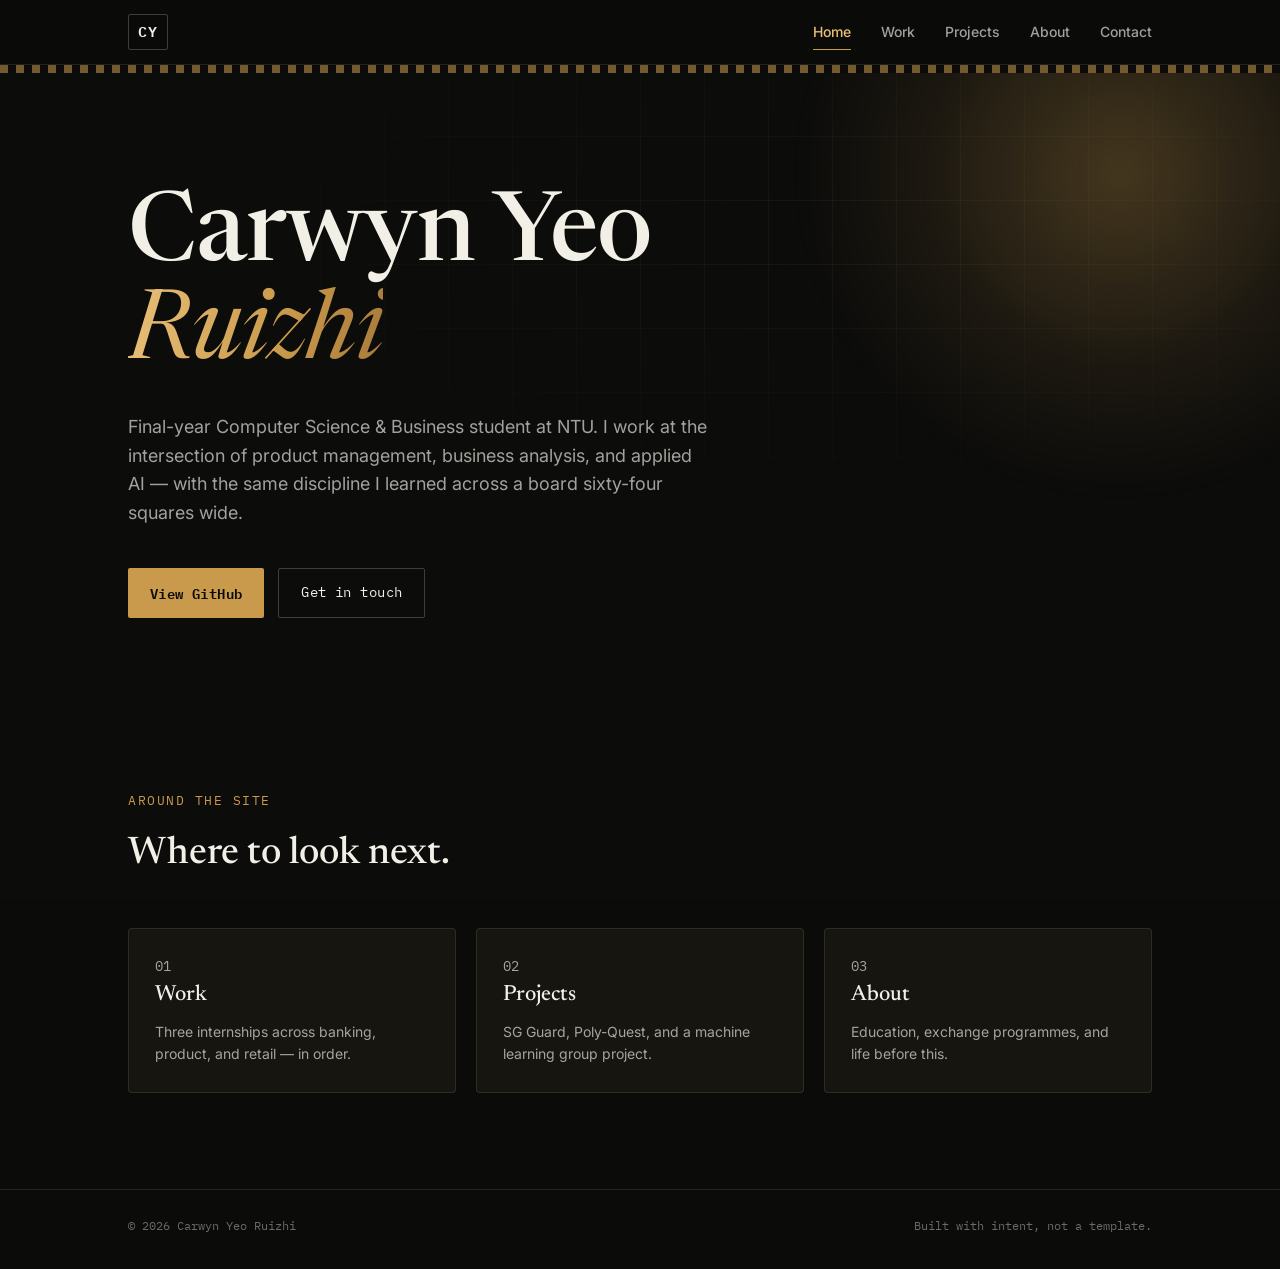
<file: index.html>
<!DOCTYPE html>
<html lang="en">
<head>
<meta charset="UTF-8">
<meta name="viewport" content="width=device-width, initial-scale=1.0">
<title>Carwyn Yeo — Product &amp; Business Analysis</title>
<meta name="description" content="Carwyn Yeo Ruizhi — final-year Computer Science &amp; Business student at NTU. Product management, business analysis, and applied AI projects.">
<link rel="preconnect" href="https://fonts.googleapis.com">
<link rel="preconnect" href="https://fonts.gstatic.com" crossorigin>
<link href="https://fonts.googleapis.com/css2?family=Newsreader:ital,opsz,wght@0,6..72,400;0,6..72,500;0,6..72,600;1,6..72,400;1,6..72,500&family=IBM+Plex+Mono:wght@400;500;600&family=Inter:wght@400;500;600&display=swap" rel="stylesheet">
<link rel="stylesheet" href="styles.css">
</head>
<body>

<header class="site-header">
  <div class="wrap header-inner">
    <a href="index.html" class="wordmark">CY</a>
    <nav class="site-nav" aria-label="Primary">
      <a href="index.html" class="active">Home</a>
      <a href="work.html">Work</a>
      <a href="projects.html">Projects</a>
      <a href="about.html">About</a>
      <a href="contact.html">Contact</a>
    </nav>
  </div>
</header>
<div class="board-seam" aria-hidden="true"></div>

<main>

  <section class="hero">
    <div class="hero-glow" aria-hidden="true"></div>
    <div class="hero-grid" aria-hidden="true"></div>
    <div class="wrap hero-inner">
      <h1 class="hero-title">Carwyn Yeo<br><span class="italic">Ruizhi</span></h1>
      <p class="hero-sub">Final-year Computer Science &amp; Business student at NTU. I work at the
        intersection of product management, business analysis, and applied AI —
        with the same discipline I learned across a board sixty-four squares wide.</p>
      <div class="hero-cta">
        <a class="btn btn-primary" href="https://github.com/carwynyeo" target="_blank" rel="noopener">View GitHub</a>
        <a class="btn btn-ghost" href="contact.html">Get in touch</a>
      </div>
    </div>
  </section>

  <section class="section">
    <div class="wrap">
      <p class="eyebrow">Around the site</p>
      <h2 class="section-title">Where to look next.</h2>
      <div class="teaser-grid">
        <a class="teaser-card" href="work.html">
          <p class="teaser-number">01</p>
          <h3>Work</h3>
          <p>Three internships across banking, product, and retail — in order.</p>
        </a>
        <a class="teaser-card" href="projects.html">
          <p class="teaser-number">02</p>
          <h3>Projects</h3>
          <p>SG Guard, Poly-Quest, and a machine learning group project.</p>
        </a>
        <a class="teaser-card" href="about.html">
          <p class="teaser-number">03</p>
          <h3>About</h3>
          <p>Education, exchange programmes, and life before this.</p>
        </a>
      </div>
    </div>
  </section>

</main>

<footer class="site-footer">
  <div class="wrap footer-inner">
    <span>© 2026 Carwyn Yeo Ruizhi</span>
    <span class="footer-note">Built with intent, not a template.</span>
  </div>
</footer>

<script src="script.js"></script>
</body>
</html>
</file>
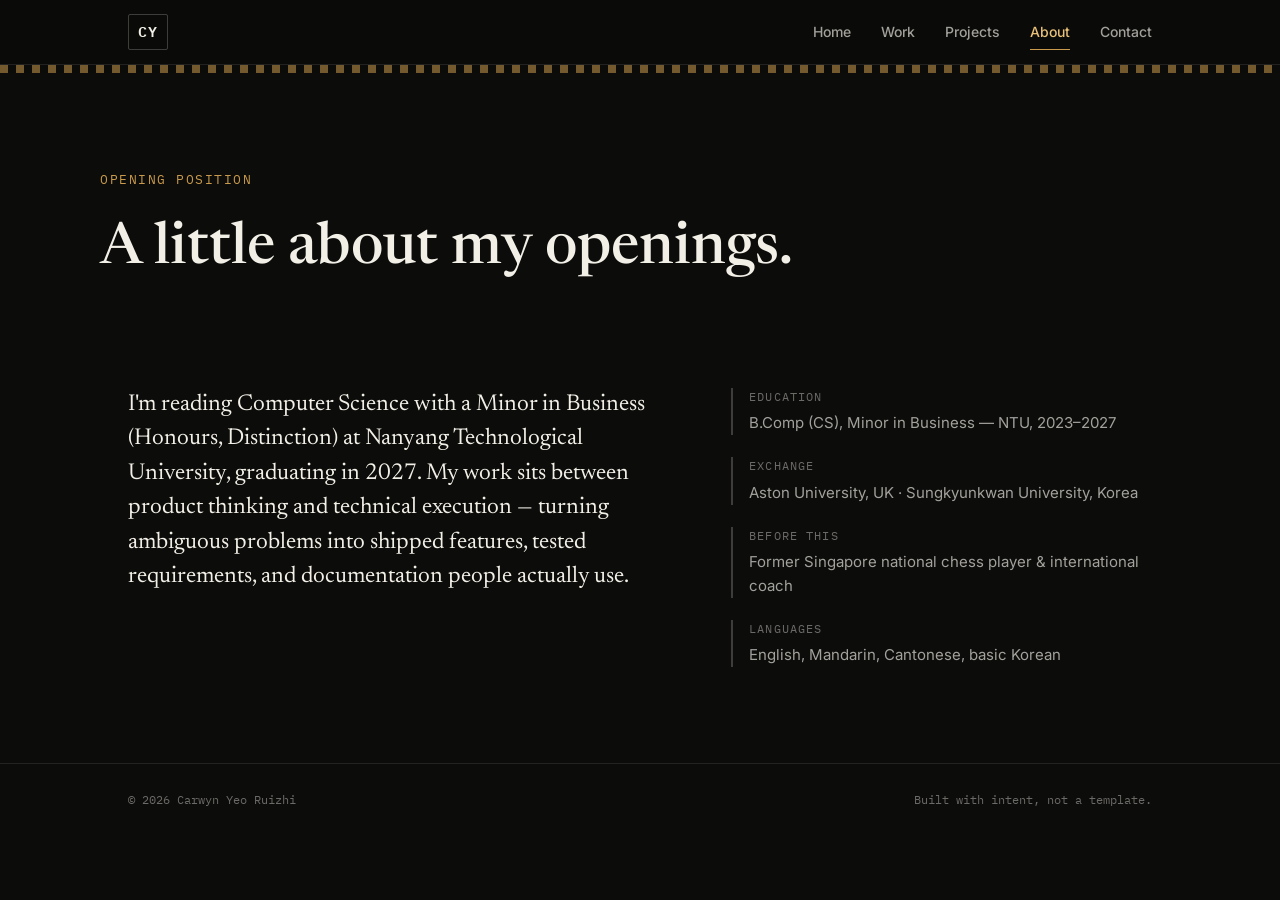
<file: about.html>
<!DOCTYPE html>
<html lang="en">
<head>
<meta charset="UTF-8">
<meta name="viewport" content="width=device-width, initial-scale=1.0">
<title>About — Carwyn Yeo</title>
<meta name="description" content="About Carwyn Yeo Ruizhi.">
<link rel="preconnect" href="https://fonts.googleapis.com">
<link rel="preconnect" href="https://fonts.gstatic.com" crossorigin>
<link href="https://fonts.googleapis.com/css2?family=Newsreader:ital,opsz,wght@0,6..72,400;0,6..72,500;0,6..72,600;1,6..72,400;1,6..72,500&family=IBM+Plex+Mono:wght@400;500;600&family=Inter:wght@400;500;600&display=swap" rel="stylesheet">
<link rel="stylesheet" href="styles.css">
</head>
<body>

<header class="site-header">
  <div class="wrap header-inner">
    <a href="index.html" class="wordmark">CY</a>
    <nav class="site-nav" aria-label="Primary">
      <a href="index.html">Home</a>
      <a href="work.html">Work</a>
      <a href="projects.html">Projects</a>
      <a href="about.html" class="active">About</a>
      <a href="contact.html">Contact</a>
    </nav>
  </div>
</header>
<div class="board-seam" aria-hidden="true"></div>

<main>
  <div class="wrap page-head">
    <p class="eyebrow">Opening position</p>
    <h1 class="page-title">A little about my openings.</h1>
  </div>

  <section class="section">
    <div class="wrap about-grid">
      <p class="about-lede">I'm reading Computer Science with a Minor in Business (Honours,
        Distinction) at Nanyang Technological University, graduating in 2027. My work sits
        between product thinking and technical execution — turning ambiguous problems into
        shipped features, tested requirements, and documentation people actually use.</p>
      <div class="about-facts">
        <div class="fact">
          <p class="fact-label">Education</p>
          <p class="fact-value">B.Comp (CS), Minor in Business — NTU, 2023–2027</p>
        </div>
        <div class="fact">
          <p class="fact-label">Exchange</p>
          <p class="fact-value">Aston University, UK · Sungkyunkwan University, Korea</p>
        </div>
        <div class="fact">
          <p class="fact-label">Before this</p>
          <p class="fact-value">Former Singapore national chess player &amp; international coach</p>
        </div>
        <div class="fact">
          <p class="fact-label">Languages</p>
          <p class="fact-value">English, Mandarin, Cantonese, basic Korean</p>
        </div>
      </div>
    </div>
  </section>
</main>

<footer class="site-footer">
  <div class="wrap footer-inner">
    <span>© 2026 Carwyn Yeo Ruizhi</span>
    <span class="footer-note">Built with intent, not a template.</span>
  </div>
</footer>

<script src="script.js"></script>
</body>
</html>
</file>
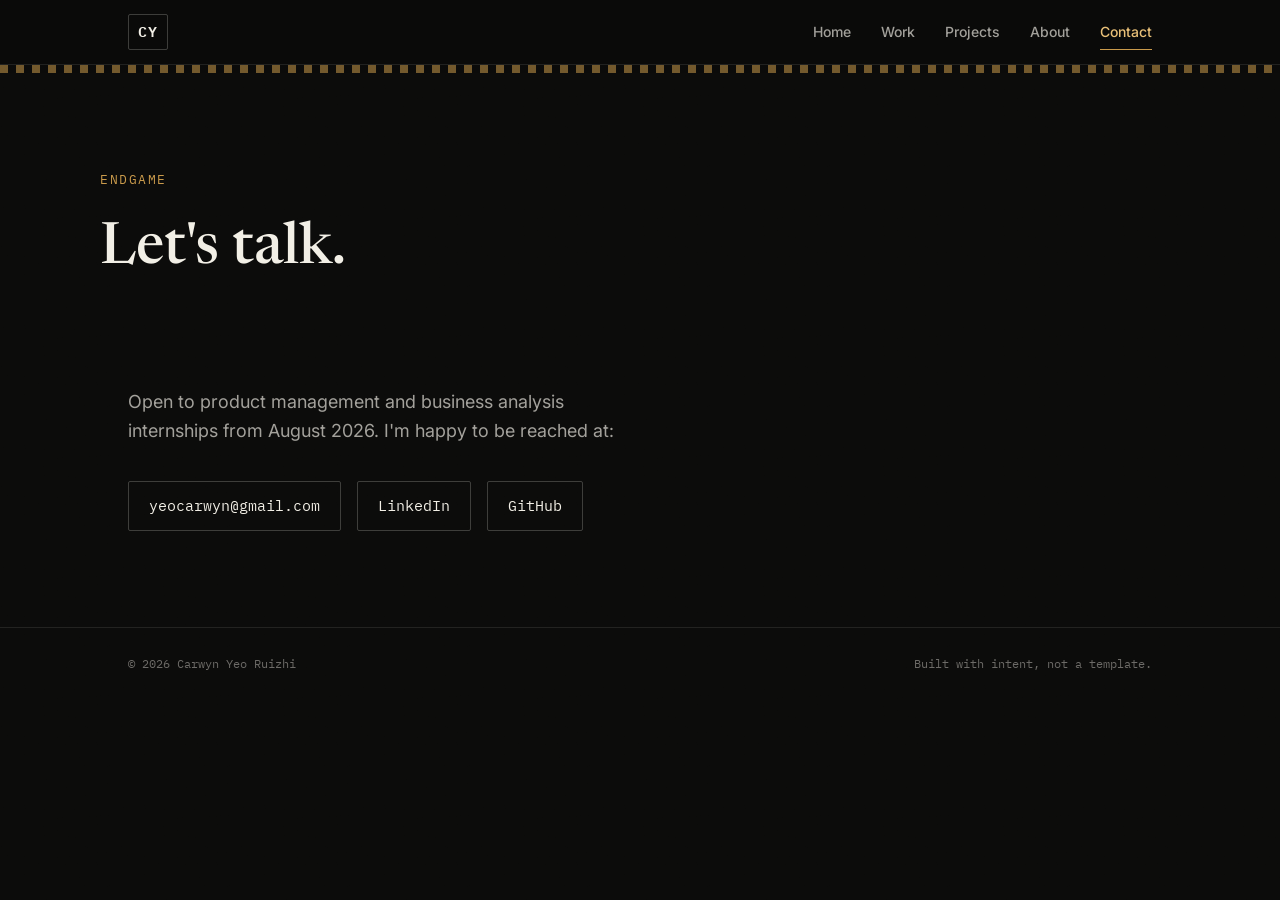
<file: contact.html>
<!DOCTYPE html>
<html lang="en">
<head>
<meta charset="UTF-8">
<meta name="viewport" content="width=device-width, initial-scale=1.0">
<title>Contact — Carwyn Yeo</title>
<meta name="description" content="Get in touch with Carwyn Yeo Ruizhi.">
<link rel="preconnect" href="https://fonts.googleapis.com">
<link rel="preconnect" href="https://fonts.gstatic.com" crossorigin>
<link href="https://fonts.googleapis.com/css2?family=Newsreader:ital,opsz,wght@0,6..72,400;0,6..72,500;0,6..72,600;1,6..72,400;1,6..72,500&family=IBM+Plex+Mono:wght@400;500;600&family=Inter:wght@400;500;600&display=swap" rel="stylesheet">
<link rel="stylesheet" href="styles.css">
</head>
<body>

<header class="site-header">
  <div class="wrap header-inner">
    <a href="index.html" class="wordmark">CY</a>
    <nav class="site-nav" aria-label="Primary">
      <a href="index.html">Home</a>
      <a href="work.html">Work</a>
      <a href="projects.html">Projects</a>
      <a href="about.html">About</a>
      <a href="contact.html" class="active">Contact</a>
    </nav>
  </div>
</header>
<div class="board-seam" aria-hidden="true"></div>

<main>
  <div class="wrap page-head">
    <p class="eyebrow">Endgame</p>
    <h1 class="page-title">Let's talk.</h1>
  </div>

  <section class="section">
    <div class="wrap">
      <p class="contact-lede">Open to product management and business analysis
        internships from August 2026. I'm happy to be reached at:</p>
      <div class="contact-links">
        <a href="mailto:yeocarwyn@gmail.com">yeocarwyn@gmail.com</a>
        <a href="https://www.linkedin.com/in/carwyn-yeo-061726234/" target="_blank" rel="noopener">LinkedIn</a>
        <a href="https://github.com/carwynyeo" target="_blank" rel="noopener">GitHub</a>
      </div>
    </div>
  </section>
</main>

<footer class="site-footer">
  <div class="wrap footer-inner">
    <span>© 2026 Carwyn Yeo Ruizhi</span>
    <span class="footer-note">Built with intent, not a template.</span>
  </div>
</footer>

<script src="script.js"></script>
</body>
</html>
</file>
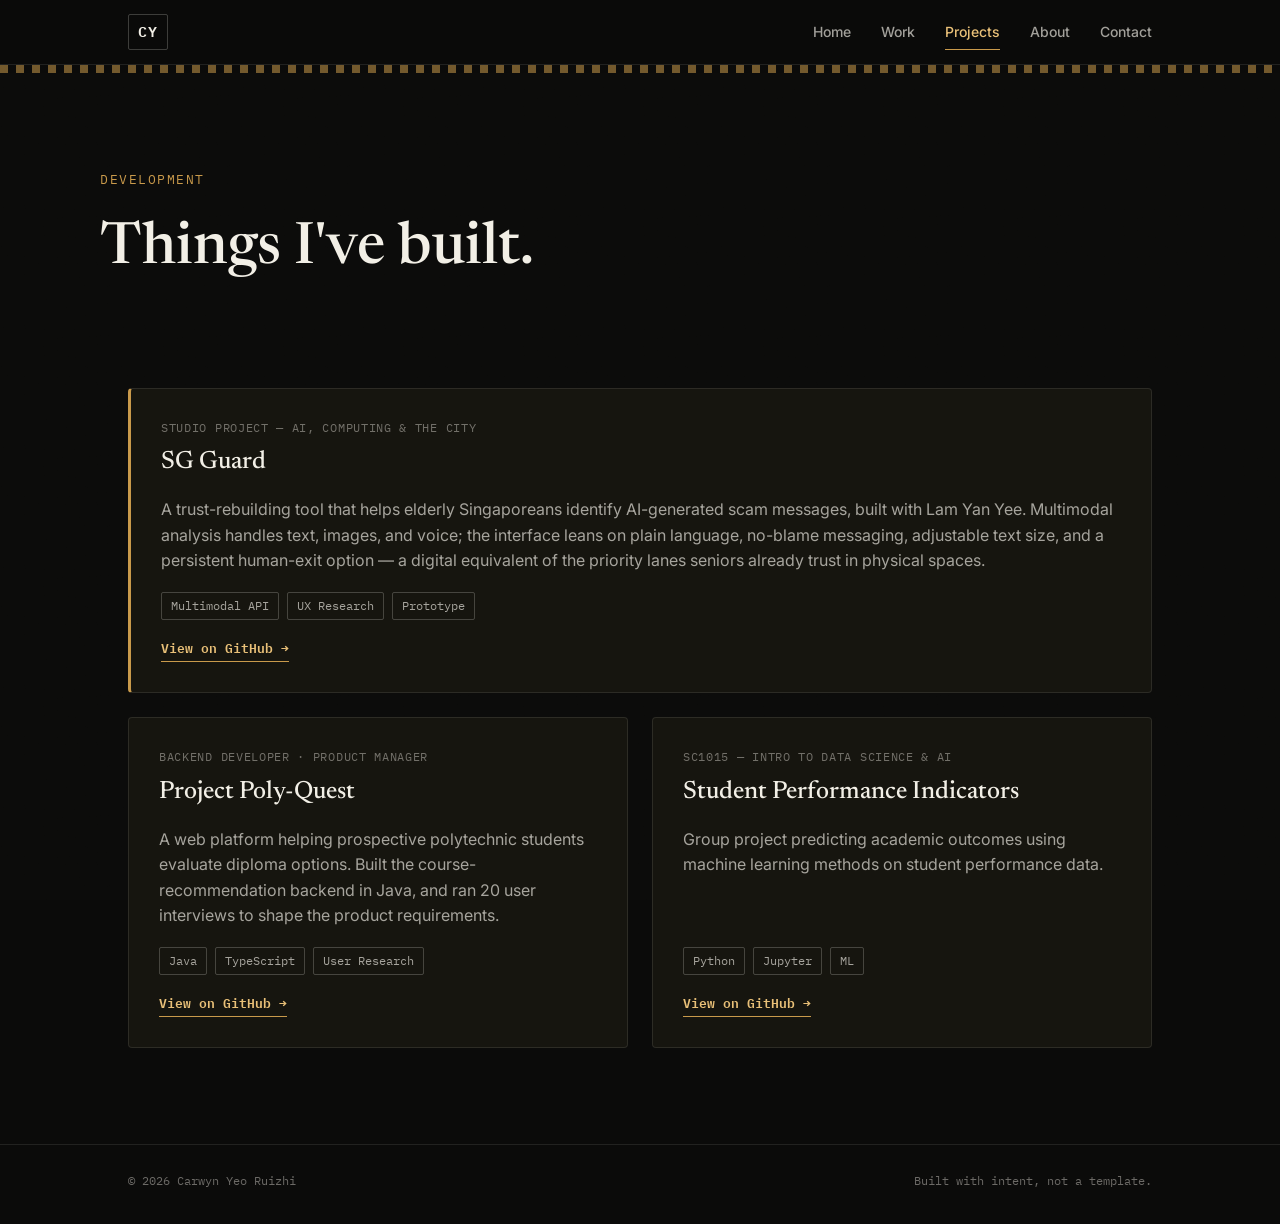
<file: projects.html>
<!DOCTYPE html>
<html lang="en">
<head>
<meta charset="UTF-8">
<meta name="viewport" content="width=device-width, initial-scale=1.0">
<title>Projects — Carwyn Yeo</title>
<meta name="description" content="Selected projects — Carwyn Yeo Ruizhi.">
<link rel="preconnect" href="https://fonts.googleapis.com">
<link rel="preconnect" href="https://fonts.gstatic.com" crossorigin>
<link href="https://fonts.googleapis.com/css2?family=Newsreader:ital,opsz,wght@0,6..72,400;0,6..72,500;0,6..72,600;1,6..72,400;1,6..72,500&family=IBM+Plex+Mono:wght@400;500;600&family=Inter:wght@400;500;600&display=swap" rel="stylesheet">
<link rel="stylesheet" href="styles.css">
</head>
<body>

<header class="site-header">
  <div class="wrap header-inner">
    <a href="index.html" class="wordmark">CY</a>
    <nav class="site-nav" aria-label="Primary">
      <a href="index.html">Home</a>
      <a href="work.html">Work</a>
      <a href="projects.html" class="active">Projects</a>
      <a href="about.html">About</a>
      <a href="contact.html">Contact</a>
    </nav>
  </div>
</header>
<div class="board-seam" aria-hidden="true"></div>

<main>
  <div class="wrap page-head">
    <p class="eyebrow">Development</p>
    <h1 class="page-title">Things I've built.</h1>
  </div>

  <section class="section">
    <div class="wrap">
      <div class="project-grid">

        <article class="project-card project-card-feature">
          <div class="project-head">
            <p class="project-tag">Studio project — AI, Computing &amp; the City</p>
            <h3>SG Guard</h3>
          </div>
          <p>A trust-rebuilding tool that helps elderly Singaporeans identify
            AI-generated scam messages, built with Lam Yan Yee. Multimodal analysis
            handles text, images, and voice; the interface leans on plain language,
            no-blame messaging, adjustable text size, and a persistent human-exit
            option — a digital equivalent of the priority lanes seniors already trust
            in physical spaces.</p>
          <div class="project-stack">
            <span>Multimodal API</span><span>UX Research</span><span>Prototype</span>
          </div>
          <a class="project-link" href="https://github.com/carwynyeo" target="_blank" rel="noopener">View on GitHub →</a>
        </article>

        <article class="project-card">
          <div class="project-head">
            <p class="project-tag">Backend Developer · Product Manager</p>
            <h3>Project Poly-Quest</h3>
          </div>
          <p>A web platform helping prospective polytechnic students evaluate
            diploma options. Built the course-recommendation backend in Java, and
            ran 20 user interviews to shape the product requirements.</p>
          <div class="project-stack">
            <span>Java</span><span>TypeScript</span><span>User Research</span>
          </div>
          <a class="project-link" href="https://github.com/carwynyeo/Project-Polyquest" target="_blank" rel="noopener">View on GitHub →</a>
        </article>

        <article class="project-card">
          <div class="project-head">
            <p class="project-tag">SC1015 — Intro to Data Science &amp; AI</p>
            <h3>Student Performance Indicators</h3>
          </div>
          <p>Group project predicting academic outcomes using machine learning
            methods on student performance data.</p>
          <div class="project-stack">
            <span>Python</span><span>Jupyter</span><span>ML</span>
          </div>
          <a class="project-link" href="https://github.com/carwynyeo/StudentPerformanceIndicators" target="_blank" rel="noopener">View on GitHub →</a>
        </article>

      </div>
    </div>
  </section>
</main>

<footer class="site-footer">
  <div class="wrap footer-inner">
    <span>© 2026 Carwyn Yeo Ruizhi</span>
    <span class="footer-note">Built with intent, not a template.</span>
  </div>
</footer>

<script src="script.js"></script>
</body>
</html>
</file>
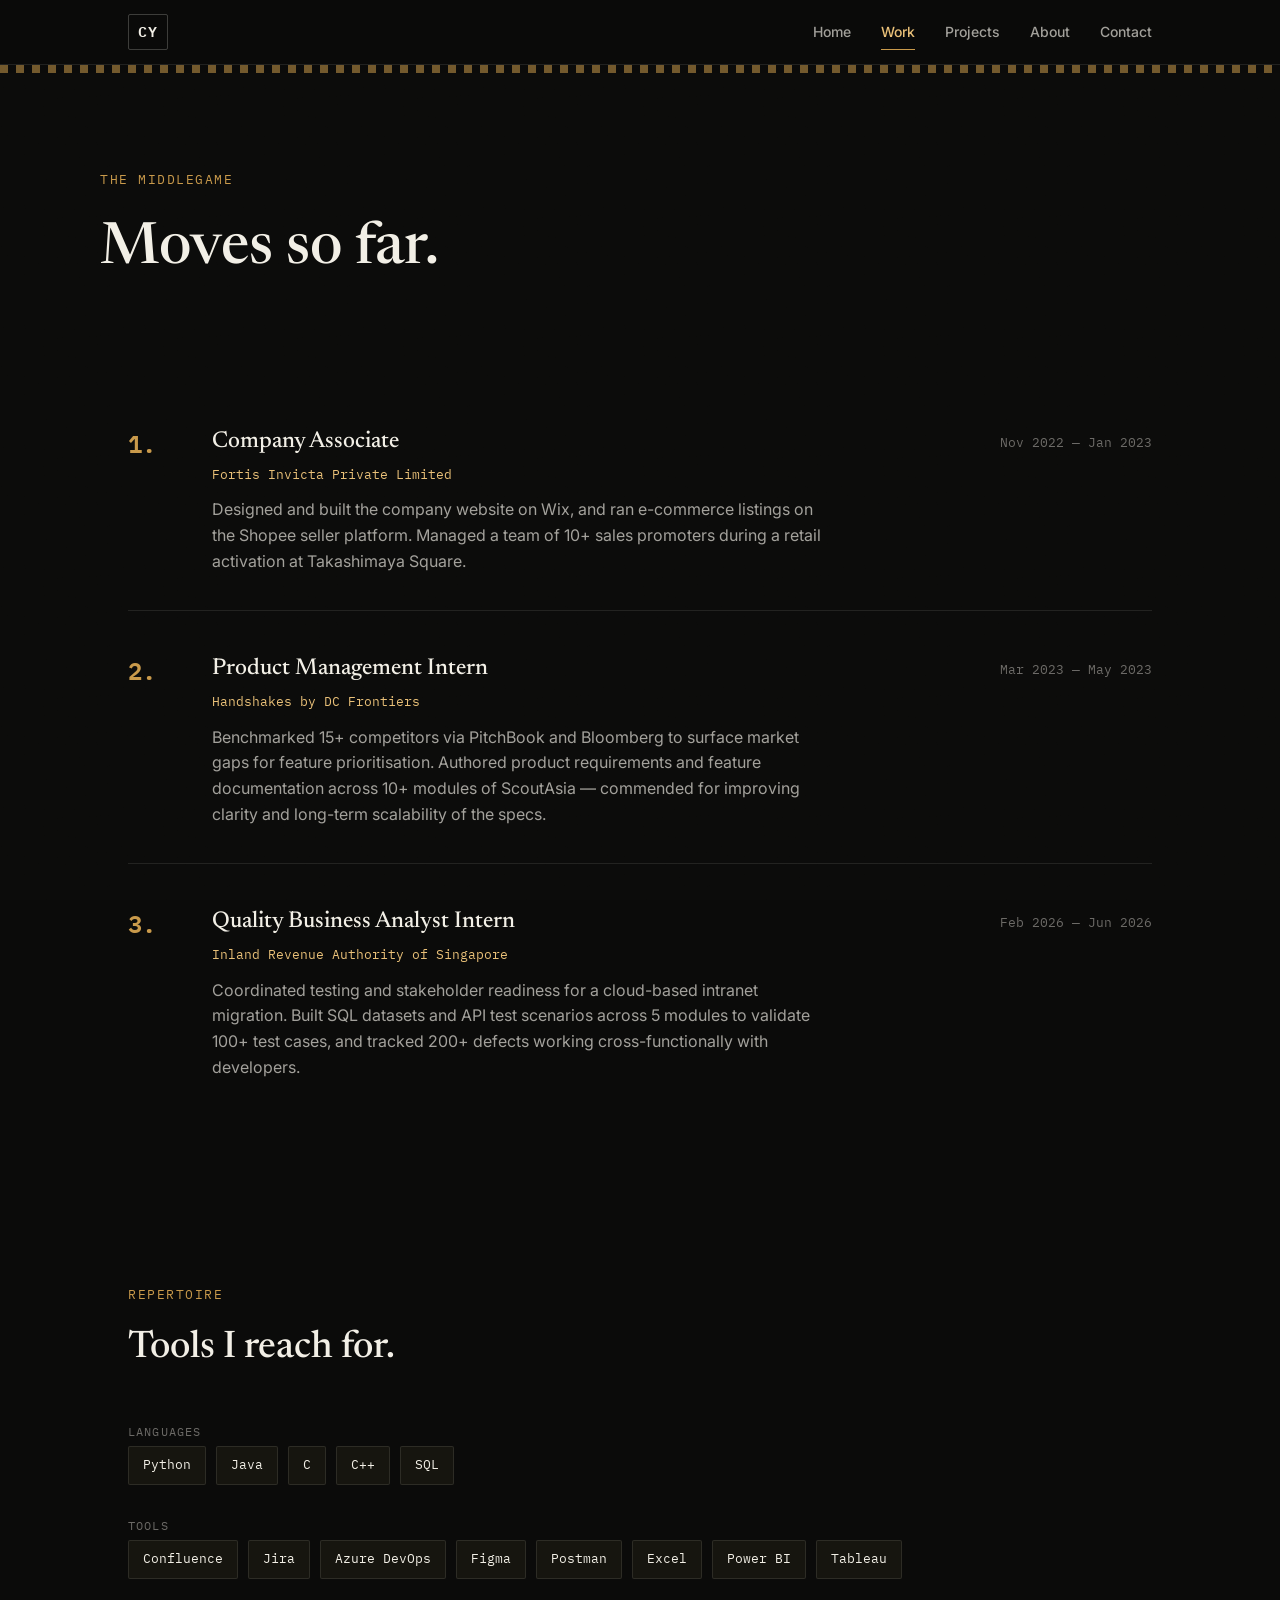
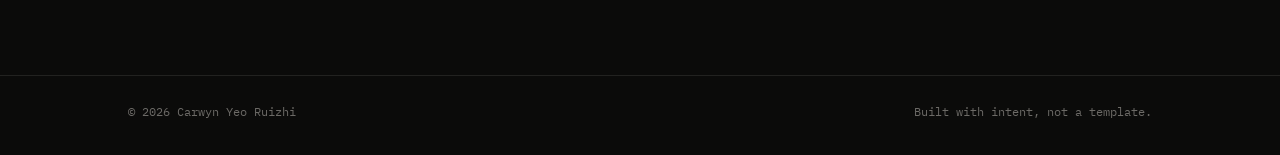
<file: work.html>
<!DOCTYPE html>
<html lang="en">
<head>
<meta charset="UTF-8">
<meta name="viewport" content="width=device-width, initial-scale=1.0">
<title>Work — Carwyn Yeo</title>
<meta name="description" content="Work experience — Carwyn Yeo Ruizhi.">
<link rel="preconnect" href="https://fonts.googleapis.com">
<link rel="preconnect" href="https://fonts.gstatic.com" crossorigin>
<link href="https://fonts.googleapis.com/css2?family=Newsreader:ital,opsz,wght@0,6..72,400;0,6..72,500;0,6..72,600;1,6..72,400;1,6..72,500&family=IBM+Plex+Mono:wght@400;500;600&family=Inter:wght@400;500;600&display=swap" rel="stylesheet">
<link rel="stylesheet" href="styles.css">
</head>
<body>

<header class="site-header">
  <div class="wrap header-inner">
    <a href="index.html" class="wordmark">CY</a>
    <nav class="site-nav" aria-label="Primary">
      <a href="index.html">Home</a>
      <a href="work.html" class="active">Work</a>
      <a href="projects.html">Projects</a>
      <a href="about.html">About</a>
      <a href="contact.html">Contact</a>
    </nav>
  </div>
</header>
<div class="board-seam" aria-hidden="true"></div>

<main>
  <div class="wrap page-head">
    <p class="eyebrow">The middlegame</p>
    <h1 class="page-title">Moves so far.</h1>
  </div>

  <section class="section">
    <div class="wrap">
      <ol class="timeline">
        <li class="timeline-item">
          <span class="move-number">1.</span>
          <div class="timeline-content">
            <div class="timeline-head">
              <h3>Company Associate</h3>
              <span class="timeline-date">Nov 2022 — Jan 2023</span>
            </div>
            <p class="timeline-org">Fortis Invicta Private Limited</p>
            <p>Designed and built the company website on Wix, and ran e-commerce listings
              on the Shopee seller platform. Managed a team of 10+ sales promoters during a
              retail activation at Takashimaya Square.</p>
          </div>
        </li>
        <li class="timeline-item">
          <span class="move-number">2.</span>
          <div class="timeline-content">
            <div class="timeline-head">
              <h3>Product Management Intern</h3>
              <span class="timeline-date">Mar 2023 — May 2023</span>
            </div>
            <p class="timeline-org">Handshakes by DC Frontiers</p>
            <p>Benchmarked 15+ competitors via PitchBook and Bloomberg to surface market
              gaps for feature prioritisation. Authored product requirements and feature
              documentation across 10+ modules of ScoutAsia — commended for improving
              clarity and long-term scalability of the specs.</p>
          </div>
        </li>
        <li class="timeline-item">
          <span class="move-number">3.</span>
          <div class="timeline-content">
            <div class="timeline-head">
              <h3>Quality Business Analyst Intern</h3>
              <span class="timeline-date">Feb 2026 — Jun 2026</span>
            </div>
            <p class="timeline-org">Inland Revenue Authority of Singapore</p>
            <p>Coordinated testing and stakeholder readiness for a cloud-based intranet
              migration. Built SQL datasets and API test scenarios across 5 modules to
              validate 100+ test cases, and tracked 200+ defects working cross-functionally
              with developers.</p>
          </div>
        </li>
      </ol>
    </div>
  </section>

  <section class="section" id="skills">
    <div class="wrap">
      <p class="eyebrow">Repertoire</p>
      <h2 class="section-title">Tools I reach for.</h2>
      <div class="skills-grid">
        <div class="skill-group">
          <p class="fact-label">Languages</p>
          <div class="chip-row">
            <span class="chip">Python</span><span class="chip">Java</span>
            <span class="chip">C</span><span class="chip">C++</span><span class="chip">SQL</span>
          </div>
        </div>
        <div class="skill-group">
          <p class="fact-label">Tools</p>
          <div class="chip-row">
            <span class="chip">Confluence</span><span class="chip">Jira</span>
            <span class="chip">Azure DevOps</span><span class="chip">Figma</span>
            <span class="chip">Postman</span><span class="chip">Excel</span>
            <span class="chip">Power BI</span><span class="chip">Tableau</span>
          </div>
        </div>
      </div>
    </div>
  </section>
</main>

<footer class="site-footer">
  <div class="wrap footer-inner">
    <span>© 2026 Carwyn Yeo Ruizhi</span>
    <span class="footer-note">Built with intent, not a template.</span>
  </div>
</footer>

<script src="script.js"></script>
</body>
</html>
</file>
<file: styles.css>
:root {
  --bg: #0B0B0A;
  --bg-elevated: #16150F;
  --bg-elevated-2: #1D1B14;
  --text: #F2EFE6;
  --text-dim: rgba(242, 239, 230, 0.66);
  --text-faint: rgba(242, 239, 230, 0.42);
  --gold: #C99A4B;
  --gold-bright: #E9C078;
  --border: rgba(242, 239, 230, 0.10);
  --border-strong: rgba(242, 239, 230, 0.22);

  --font-display: "Newsreader", Georgia, serif;
  --font-body: "Inter", -apple-system, BlinkMacSystemFont, sans-serif;
  --font-mono: "IBM Plex Mono", "SFMono-Regular", Menlo, monospace;

  --max-w: 1080px;
}

* { box-sizing: border-box; }

html { scroll-behavior: smooth; }

@media (prefers-reduced-motion: reduce) {
  html { scroll-behavior: auto; }
  * { animation-duration: 0.001ms !important; transition-duration: 0.001ms !important; }
}

body {
  margin: 0;
  background: var(--bg);
  color: var(--text);
  font-family: var(--font-body);
  font-size: 16px;
  line-height: 1.6;
  -webkit-font-smoothing: antialiased;
  position: relative;
}

/* ---------- Grain texture (flair, restrained) ---------- */
body::before {
  content: "";
  position: fixed;
  inset: 0;
  z-index: 0;
  pointer-events: none;
  opacity: 0.5;
  mix-blend-mode: overlay;
  background-image: url("data:image/svg+xml;utf8,\
<svg xmlns='http://www.w3.org/2000/svg' width='120' height='120'>\
<filter id='n'><feTurbulence type='fractalNoise' baseFrequency='0.9' numOctaves='2' stitchTiles='stitch'/>\
<feColorMatrix type='matrix' values='0 0 0 0 1  0 0 0 0 1  0 0 0 0 1  0 0 0 0.05 0'/></filter>\
<rect width='100%25' height='100%25' filter='url(%23n)'/></svg>");
}

.wrap {
  max-width: var(--max-w);
  margin: 0 auto;
  padding: 0 28px;
  position: relative;
  z-index: 1;
}

a { color: inherit; }

/* ---------- Signature: alternating gold/black seam ---------- */
.board-seam {
  height: 8px;
  width: 100%;
  background-image: repeating-linear-gradient(
    90deg,
    rgba(201, 154, 75, 0.55) 0 8px,
    var(--bg) 8px 16px
  );
  position: relative;
  z-index: 1;
}

/* ---------- Header ---------- */
.site-header {
  position: sticky;
  top: 0;
  z-index: 30;
  background: rgba(11, 11, 10, 0.86);
  backdrop-filter: blur(10px);
  -webkit-backdrop-filter: blur(10px);
  border-bottom: 1px solid var(--border);
}

.header-inner {
  display: flex;
  align-items: center;
  justify-content: space-between;
  height: 64px;
}

.wordmark {
  font-family: var(--font-mono);
  font-weight: 600;
  font-size: 15px;
  letter-spacing: 0.06em;
  text-decoration: none;
  border: 1px solid var(--border-strong);
  padding: 5px 9px;
  border-radius: 2px;
  color: var(--text);
  transition: border-color 0.15s ease, color 0.15s ease;
}

.wordmark:hover { border-color: var(--gold); color: var(--gold-bright); }

.site-nav {
  display: flex;
  gap: 30px;
}

.site-nav a {
  position: relative;
  text-decoration: none;
  font-size: 14px;
  font-weight: 500;
  color: var(--text-dim);
  padding: 4px 0;
  transition: color 0.15s ease;
}

.site-nav a::after {
  content: "";
  position: absolute;
  left: 0;
  bottom: -3px;
  width: 0;
  height: 1px;
  background: var(--gold);
  transition: width 0.2s ease;
}

.site-nav a:hover,
.site-nav a:focus-visible { color: var(--text); }

.site-nav a:hover::after,
.site-nav a:focus-visible::after,
.site-nav a.active::after { width: 100%; }

.site-nav a.active { color: var(--gold-bright); }

/* ---------- Eyebrow / notation labels ---------- */
.eyebrow {
  font-family: var(--font-mono);
  font-size: 12.5px;
  letter-spacing: 0.12em;
  text-transform: uppercase;
  color: var(--gold);
  margin: 0 0 14px;
}

/* ---------- Hero ---------- */
.hero {
  position: relative;
  overflow: hidden;
}

.hero-glow {
  position: absolute;
  top: -220px;
  right: -160px;
  width: 640px;
  height: 640px;
  border-radius: 50%;
  background: radial-gradient(circle, rgba(201,154,75,0.30) 0%, rgba(201,154,75,0.08) 45%, transparent 72%);
  filter: blur(10px);
  z-index: 0;
  animation: drift 14s ease-in-out infinite alternate;
}

@keyframes drift {
  from { transform: translate(0, 0) scale(1); }
  to   { transform: translate(-30px, 40px) scale(1.08); }
}

.hero-grid {
  position: absolute;
  inset: 0;
  z-index: 0;
  background-image:
    linear-gradient(90deg, rgba(242,239,230,0.045) 1px, transparent 1px),
    linear-gradient(0deg, rgba(242,239,230,0.045) 1px, transparent 1px);
  background-size: 64px 64px;
  mask-image: radial-gradient(ellipse 70% 60% at 65% 25%, black 10%, transparent 75%);
}

.hero-inner {
  position: relative;
  z-index: 1;
  padding: 116px 28px 100px;
}

.hero-title {
  font-family: var(--font-display);
  font-weight: 500;
  font-size: clamp(48px, 8vw, 96px);
  line-height: 1.02;
  margin: 0 0 28px;
  letter-spacing: -0.01em;
}

.hero-title .italic {
  font-style: italic;
  font-weight: 400;
  background: linear-gradient(100deg, var(--gold-bright), var(--gold) 60%, #a9793a);
  -webkit-background-clip: text;
  background-clip: text;
  color: transparent;
}

.hero-sub {
  max-width: 580px;
  font-size: 18px;
  color: var(--text-dim);
  margin: 0 0 40px;
}

.hero-cta {
  display: flex;
  gap: 14px;
  flex-wrap: wrap;
}

.btn {
  display: inline-flex;
  align-items: center;
  font-family: var(--font-mono);
  font-size: 13.5px;
  letter-spacing: 0.03em;
  text-decoration: none;
  padding: 13px 22px;
  border-radius: 2px;
  transition: transform 0.15s ease, background 0.15s ease, border-color 0.15s ease, box-shadow 0.15s ease;
}

.btn-primary {
  background: var(--gold);
  color: #0B0B0A;
  font-weight: 600;
}

.btn-primary:hover {
  background: var(--gold-bright);
  transform: translateY(-1px);
  box-shadow: 0 8px 22px rgba(201,154,75,0.28);
}

.btn-ghost {
  border: 1px solid var(--border-strong);
  color: var(--text);
}

.btn-ghost:hover { border-color: var(--gold); color: var(--gold-bright); }

/* ---------- Page header (non-hero pages) ---------- */
.page-head {
  padding: 96px 0 20px;
}

.page-title {
  font-family: var(--font-display);
  font-size: clamp(38px, 6vw, 58px);
  font-weight: 500;
  margin: 0;
}

/* ---------- Sections ---------- */
.section { padding: 72px 0 96px; position: relative; z-index: 1; }

.section-title {
  font-family: var(--font-display);
  font-size: clamp(28px, 4vw, 38px);
  font-weight: 500;
  margin: 0 0 44px;
  max-width: 20ch;
}

/* ---------- About ---------- */
.about-grid {
  display: grid;
  grid-template-columns: 1.3fr 1fr;
  gap: 56px;
}

.about-lede {
  font-family: var(--font-display);
  font-size: 23px;
  line-height: 1.5;
  margin: 0;
  color: var(--text);
}

.about-facts {
  display: grid;
  gap: 22px;
  align-content: start;
}

.fact {
  border-left: 2px solid var(--border-strong);
  padding-left: 16px;
  transition: border-color 0.2s ease;
}

.fact:hover { border-color: var(--gold); }

.fact-label {
  font-family: var(--font-mono);
  font-size: 11.5px;
  letter-spacing: 0.1em;
  text-transform: uppercase;
  color: var(--text-faint);
  margin: 0 0 5px;
}

.fact-value {
  margin: 0;
  font-size: 15px;
  color: var(--text-dim);
}

/* ---------- Timeline (Experience) ---------- */
.timeline {
  list-style: none;
  margin: 0;
  padding: 0;
  display: grid;
  gap: 4px;
}

.timeline-item {
  display: grid;
  grid-template-columns: 64px 1fr;
  gap: 20px;
  padding: 36px 0;
  border-bottom: 1px solid var(--border);
  transition: padding-left 0.2s ease;
}

.timeline-item:hover { padding-left: 6px; }

.timeline-item:last-child { border-bottom: none; }

.move-number {
  font-family: var(--font-mono);
  font-size: 24px;
  color: var(--gold);
  font-weight: 600;
}

.timeline-head {
  display: flex;
  flex-wrap: wrap;
  align-items: baseline;
  justify-content: space-between;
  gap: 8px 20px;
  margin-bottom: 4px;
}

.timeline-head h3 {
  font-family: var(--font-display);
  font-size: 23px;
  font-weight: 500;
  margin: 0;
}

.timeline-date {
  font-family: var(--font-mono);
  font-size: 12.5px;
  color: var(--text-faint);
  white-space: nowrap;
}

.timeline-org {
  font-family: var(--font-mono);
  font-size: 13px;
  color: var(--gold-bright);
  margin: 0 0 12px;
}

.timeline-content p:last-child {
  margin: 0;
  color: var(--text-dim);
  max-width: 62ch;
}

/* ---------- Projects ---------- */
.project-grid {
  display: grid;
  grid-template-columns: repeat(2, 1fr);
  gap: 24px;
}

.project-card {
  background: var(--bg-elevated);
  border: 1px solid var(--border);
  border-radius: 4px;
  padding: 30px;
  display: flex;
  flex-direction: column;
  transition: border-color 0.2s ease, transform 0.2s ease, box-shadow 0.2s ease, background 0.2s ease;
}

.project-card:hover {
  border-color: var(--gold);
  transform: translateY(-3px);
  box-shadow: 0 14px 34px rgba(0,0,0,0.45);
  background: var(--bg-elevated-2);
}

.project-card-feature {
  grid-column: 1 / -1;
  border-left: 3px solid var(--gold);
}

.project-tag {
  font-family: var(--font-mono);
  font-size: 11.5px;
  letter-spacing: 0.06em;
  text-transform: uppercase;
  color: var(--text-faint);
  margin: 0 0 6px;
}

.project-head h3 {
  font-family: var(--font-display);
  font-size: 25px;
  font-weight: 500;
  margin: 0 0 14px;
}

.project-card p:not(.project-tag) { margin: 0 0 18px; color: var(--text-dim); }

.project-stack {
  display: flex;
  flex-wrap: wrap;
  gap: 8px;
  margin-bottom: 18px;
  margin-top: auto;
}

.project-stack span {
  font-family: var(--font-mono);
  font-size: 11.5px;
  padding: 4px 9px;
  border: 1px solid var(--border-strong);
  border-radius: 2px;
  color: var(--text-dim);
}

.project-link {
  font-family: var(--font-mono);
  font-size: 13px;
  font-weight: 600;
  text-decoration: none;
  color: var(--gold-bright);
  border-bottom: 1px solid var(--gold);
  align-self: flex-start;
  padding-bottom: 2px;
  transition: color 0.15s ease;
}

.project-link:hover { color: var(--text); }

/* ---------- Skills ---------- */
.skills-grid {
  display: grid;
  gap: 32px;
}

.chip-row {
  display: flex;
  flex-wrap: wrap;
  gap: 10px;
}

.chip {
  font-family: var(--font-mono);
  font-size: 13px;
  padding: 8px 14px;
  background: var(--bg-elevated);
  border: 1px solid var(--border);
  border-radius: 2px;
  transition: border-color 0.15s ease, color 0.15s ease;
}

.chip:hover { border-color: var(--gold); color: var(--gold-bright); }

/* ---------- Contact ---------- */
.contact-lede {
  font-size: 18px;
  color: var(--text-dim);
  max-width: 46ch;
  margin: 0 0 36px;
}

.contact-links {
  display: flex;
  flex-wrap: wrap;
  gap: 16px;
}

.contact-links a {
  font-family: var(--font-mono);
  font-size: 15px;
  text-decoration: none;
  color: var(--text);
  border: 1px solid var(--border-strong);
  padding: 12px 20px;
  border-radius: 2px;
  transition: border-color 0.15s ease, color 0.15s ease, transform 0.15s ease;
}

.contact-links a:hover {
  border-color: var(--gold);
  color: var(--gold-bright);
  transform: translateY(-2px);
}

/* ---------- Home teaser strip ---------- */
.teaser-grid {
  display: grid;
  grid-template-columns: repeat(3, 1fr);
  gap: 20px;
}

.teaser-card {
  border: 1px solid var(--border);
  border-radius: 4px;
  padding: 26px;
  background: var(--bg-elevated);
  text-decoration: none;
  color: var(--text);
  display: block;
  transition: border-color 0.2s ease, transform 0.2s ease;
}

.teaser-card:hover {
  border-color: var(--gold);
  transform: translateY(-3px);
}

.teaser-number {
  font-family: var(--font-mono);
  color: var(--gold);
  font-size: 13px;
  margin: 0 0 10px;
}

.teaser-card h3 {
  font-family: var(--font-display);
  font-size: 22px;
  font-weight: 500;
  margin: 0 0 8px;
}

.teaser-card p {
  margin: 0;
  font-size: 14px;
  color: var(--text-dim);
}

/* ---------- Footer ---------- */
.site-footer {
  border-top: 1px solid var(--border);
  color: var(--text-faint);
  padding: 26px 0 34px;
  position: relative;
  z-index: 1;
}

.footer-inner {
  display: flex;
  justify-content: space-between;
  font-family: var(--font-mono);
  font-size: 12px;
  flex-wrap: wrap;
  gap: 8px;
}

/* ---------- Reveal on scroll ---------- */
.reveal {
  opacity: 0;
  transform: translateY(14px);
  transition: opacity 0.6s ease, transform 0.6s ease;
}

.reveal.in-view {
  opacity: 1;
  transform: translateY(0);
}

/* ---------- Focus states ---------- */
a:focus-visible,
button:focus-visible {
  outline: 2px solid var(--gold);
  outline-offset: 2px;
}

/* ---------- Responsive ---------- */
@media (max-width: 780px) {
  .site-nav { gap: 18px; }
  .site-nav a { font-size: 13px; }
  .about-grid { grid-template-columns: 1fr; gap: 32px; }
  .project-grid { grid-template-columns: 1fr; }
  .teaser-grid { grid-template-columns: 1fr; }
  .timeline-item { grid-template-columns: 40px 1fr; }
  .hero-inner { padding: 88px 22px 64px; }
  .section { padding: 56px 0 72px; }
  .page-head { padding: 72px 0 12px; }
}

@media (max-width: 480px) {
  .wordmark { display: none; }
  .site-nav { gap: 14px; }
}
</file>
